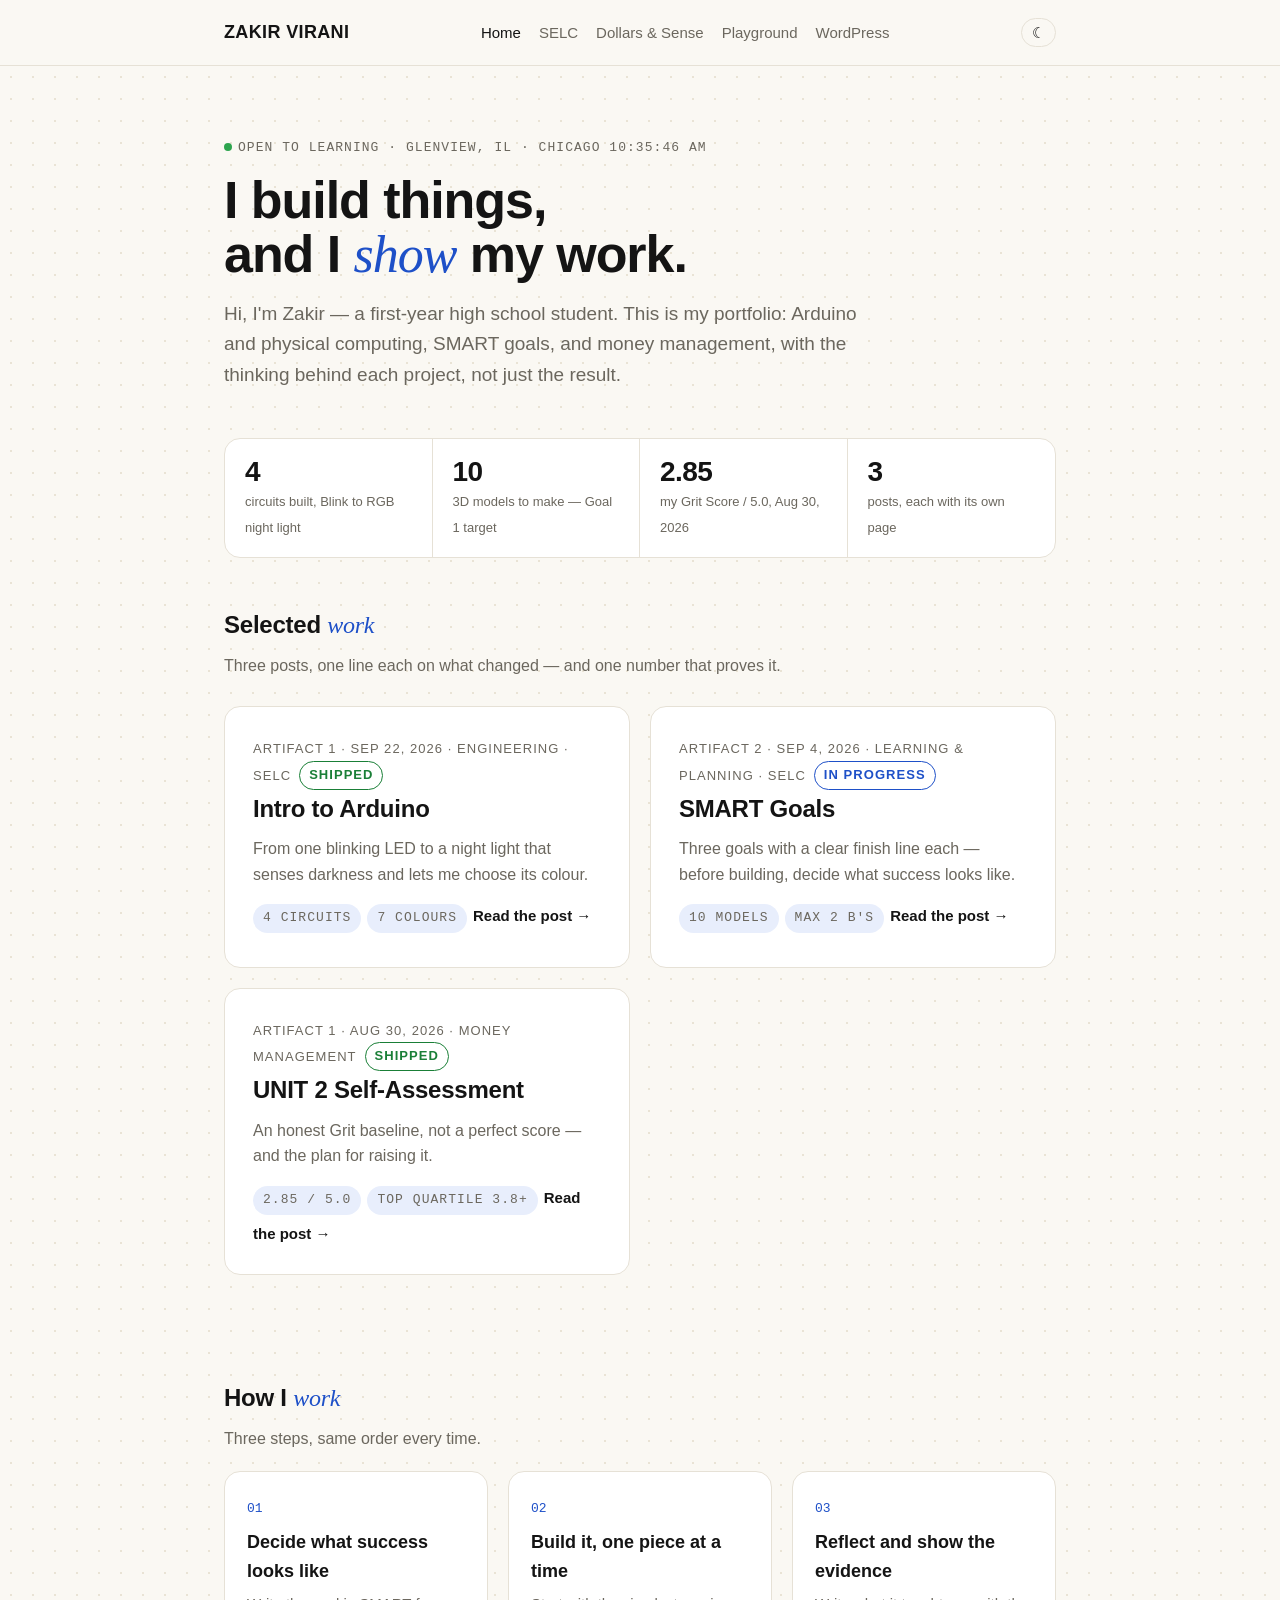
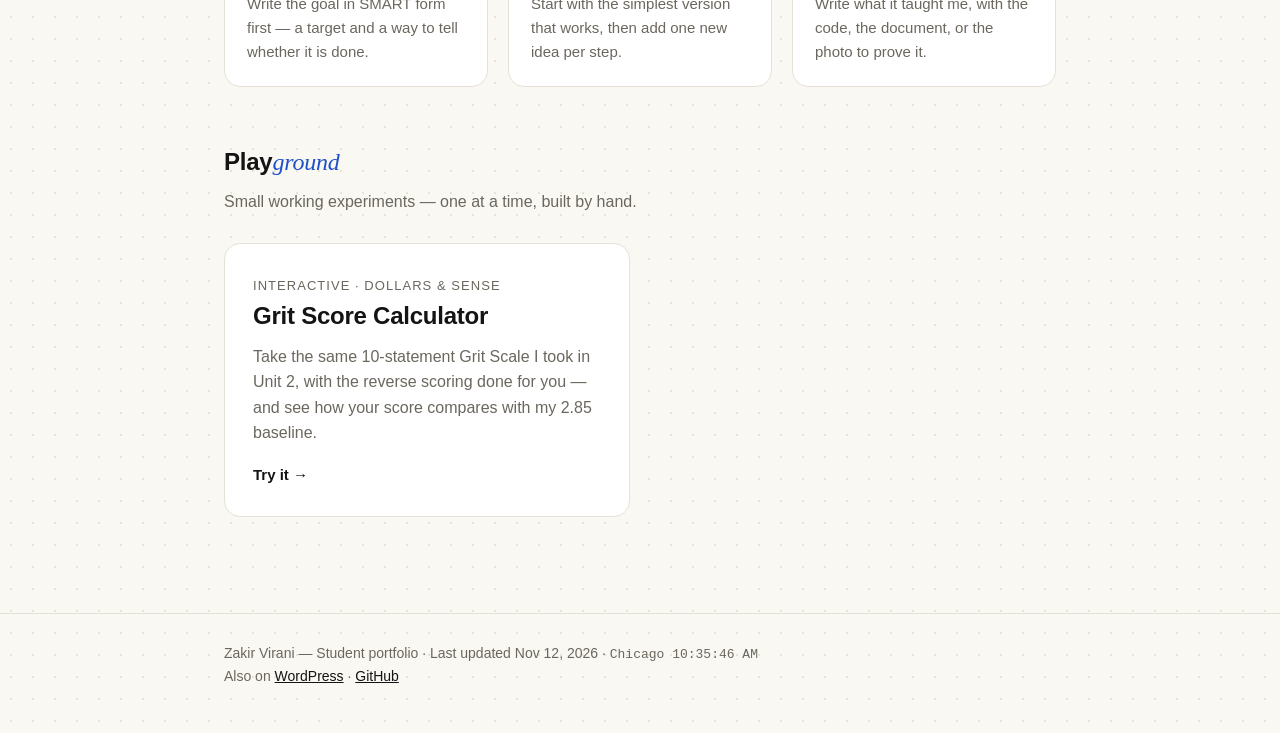
<file: index.html>
<!doctype html><html lang="en"><head><meta charset="utf-8"><meta name="viewport" content="width=device-width,initial-scale=1"><title>Zakir Virani — Portfolio</title><link rel="stylesheet" href="styles.css"><script>try{var t=localStorage.getItem('zv-theme');if(t)document.documentElement.setAttribute('data-theme',t);else if(matchMedia('(prefers-color-scheme: dark)').matches)document.documentElement.setAttribute('data-theme','dark');}catch(e){}</script><script src="script.js" defer></script></head>
<body><header><div class="wrap"><nav><a class="logo" href="index.html">ZAKIR VIRANI</a><ul><li><a class="active" href="index.html">Home</a></li><li><a href="selc.html">SELC</a></li><li><a href="dollars-sense.html">Dollars &amp; Sense</a></li><li><a href="grit-calculator.html">Playground</a></li><li><a href="https://zakirvirani.wordpress.com/">WordPress</a></li></ul><button id="theme-toggle" class="theme-toggle" type="button" aria-label="Switch between light and dark theme">☾</button></nav></div></header>
<main class="wrap">
<section class="hero">
<p class="meta"><span class="dot-live"></span>Open to learning · Glenview, IL · <span data-clock>Chicago</span></p>
<h1>I build things,<br>and I <em>show</em> my work.</h1>
<p>Hi, I'm Zakir — a first-year high school student. This is my portfolio: Arduino and physical computing, SMART goals, and money management, with the thinking behind each project, not just the result.</p>
</section>
<div class="stats">
<div class="stat"><b>4</b><span>circuits built, Blink to RGB night light</span></div>
<div class="stat"><b>10</b><span>3D models to make — Goal 1 target</span></div>
<div class="stat"><b>2.85</b><span>my Grit Score / 5.0, Aug 30, 2026</span></div>
<div class="stat"><b>3</b><span>posts, each with its own page</span></div>
</div>
<section class="section">
<h2>Selected <em>work</em></h2>
<p>Three posts, one line each on what changed — and one number that proves it.</p>
<div class="cards" style="padding-top:8px">
<a class="card" href="arduino.html"><span>Artifact 1 · Sep 22, 2026 · Engineering · SELC</span><span class="pill shipped">Shipped</span><h2>Intro to Arduino</h2><p>From one blinking LED to a night light that senses darkness and lets me choose its colour.</p><span class="metric">4 circuits</span><span class="metric">7 colours</span><b>Read the post →</b></a>
<a class="card" href="smart-goals.html"><span>Artifact 2 · Sep 4, 2026 · Learning &amp; planning · SELC</span><span class="pill progress">In progress</span><h2>SMART Goals</h2><p>Three goals with a clear finish line each — before building, decide what success looks like.</p><span class="metric">10 models</span><span class="metric">max 2 B's</span><b>Read the post →</b></a>
<a class="card" href="self-assessment.html"><span>Artifact 1 · Aug 30, 2026 · Money management</span><span class="pill shipped">Shipped</span><h2>UNIT 2 Self-Assessment</h2><p>An honest Grit baseline, not a perfect score — and the plan for raising it.</p><span class="metric">2.85 / 5.0</span><span class="metric">top quartile 3.8+</span><b>Read the post →</b></a>
</div>
</section>
<section class="section">
<h2>How I <em>work</em></h2>
<p>Three steps, same order every time.</p>
<div class="steps">
<div class="step"><span class="num">01</span><h3>Decide what success looks like</h3><p>Write the goal in SMART form first — a target and a way to tell whether it is done.</p></div>
<div class="step"><span class="num">02</span><h3>Build it, one piece at a time</h3><p>Start with the simplest version that works, then add one new idea per step.</p></div>
<div class="step"><span class="num">03</span><h3>Reflect and show the evidence</h3><p>Write what it taught me, with the code, the document, or the photo to prove it.</p></div>
</div>
</section>
<section class="section">
<h2>Play<em>ground</em></h2>
<p>Small working experiments — one at a time, built by hand.</p>
<div class="cards one" style="padding-top:8px">
<a class="card" href="grit-calculator.html"><span>Interactive · Dollars &amp; Sense</span><h2>Grit Score Calculator</h2><p>Take the same 10-statement Grit Scale I took in Unit 2, with the reverse scoring done for you — and see how your score compares with my 2.85 baseline.</p><b>Try it →</b></a>
</div>
</section>
</main>
<footer><div class="wrap">Zakir Virani — Student portfolio · Last updated Nov 12, 2026 · <span class="clock" data-clock>Chicago</span><br>Also on <a href="https://zakirvirani.wordpress.com/">WordPress</a> · <a href="https://github.com/ZakVir">GitHub</a></div></footer></body></html>
</file>
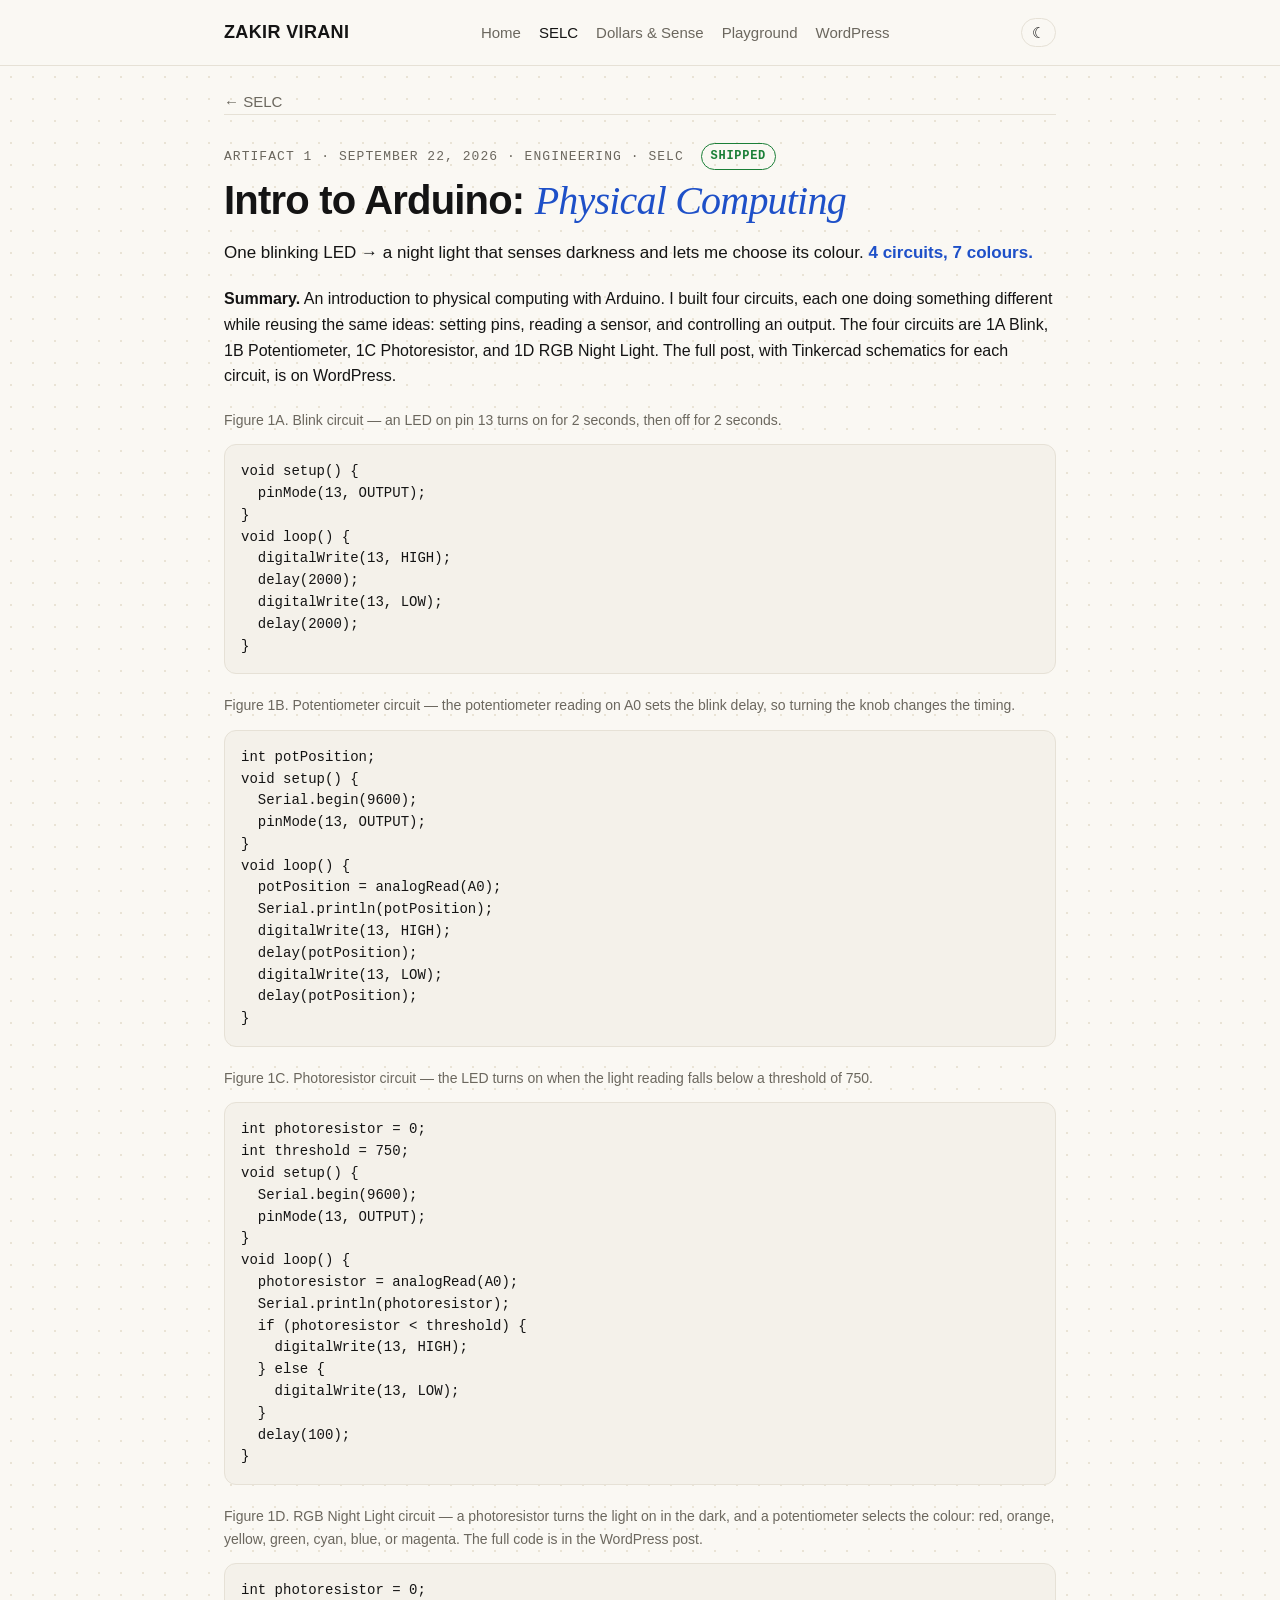
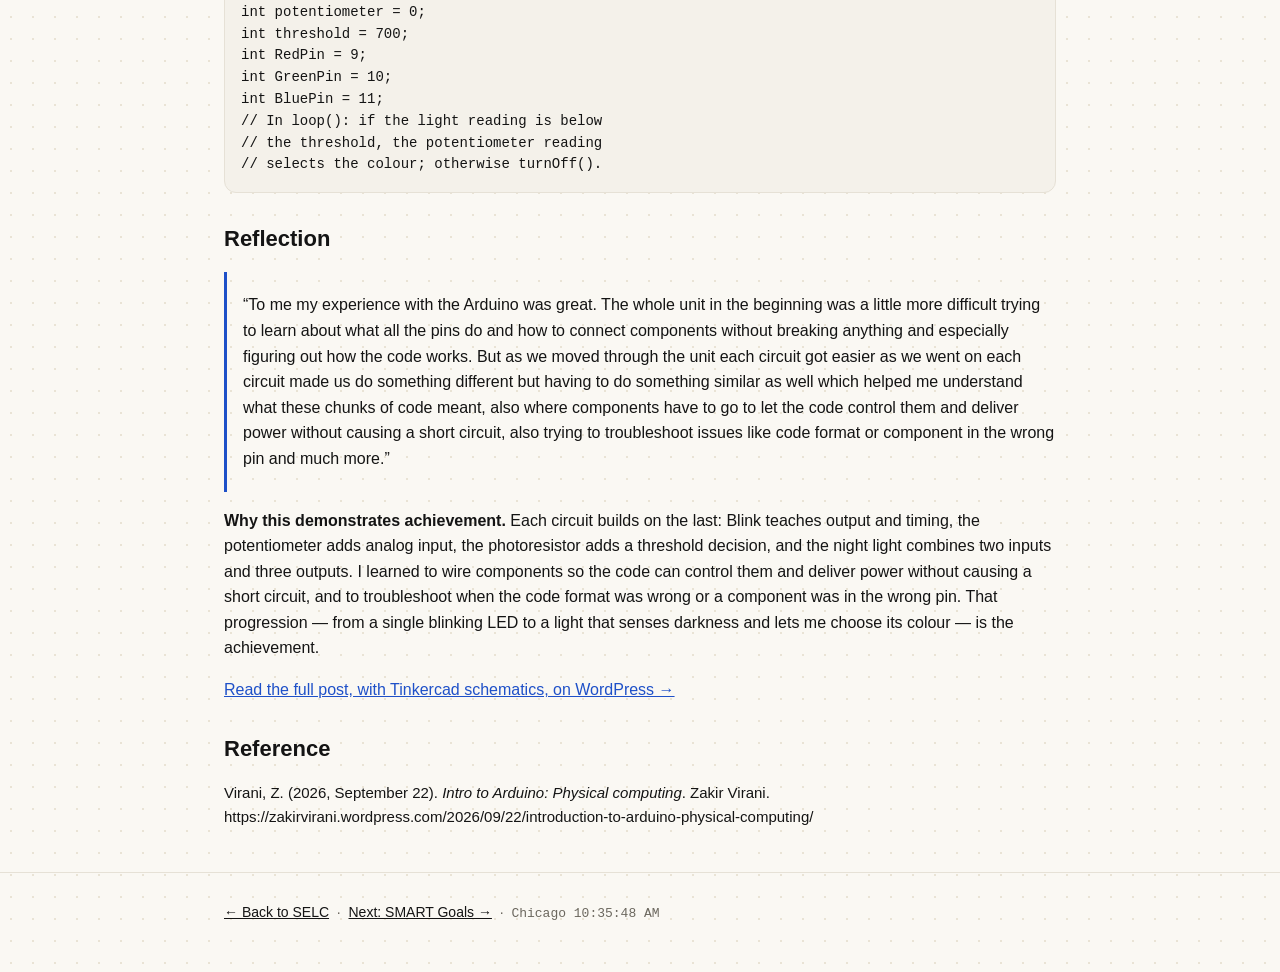
<file: arduino.html>
<!doctype html><html lang="en"><head><meta charset="utf-8"><meta name="viewport" content="width=device-width,initial-scale=1"><title>Intro to Arduino — SELC — Zakir Virani</title><link rel="stylesheet" href="styles.css"><script>try{var t=localStorage.getItem('zv-theme');if(t)document.documentElement.setAttribute('data-theme',t);else if(matchMedia('(prefers-color-scheme: dark)').matches)document.documentElement.setAttribute('data-theme','dark');}catch(e){}</script><script src="script.js" defer></script></head>
<body><header><div class="wrap"><nav><a class="logo" href="index.html">ZAKIR VIRANI</a><ul><li><a href="index.html">Home</a></li><li><a class="active" href="selc.html">SELC</a></li><li><a href="dollars-sense.html">Dollars &amp; Sense</a></li><li><a href="grit-calculator.html">Playground</a></li><li><a href="https://zakirvirani.wordpress.com/">WordPress</a></li></ul><button id="theme-toggle" class="theme-toggle" type="button" aria-label="Switch between light and dark theme">☾</button></nav></div></header>
<main class="wrap">
<p class="crumb"><a href="selc.html">&larr; SELC</a></p>
<article class="post artifact">
<p class="label">Artifact 1 &middot; September 22, 2026 &middot; Engineering &middot; SELC <span class="pill shipped">Shipped</span></p>
<h1>Intro to Arduino: <em>Physical Computing</em></h1>
<p class="outcome">One blinking LED &rarr; a night light that senses darkness and lets me choose its colour. <strong>4 circuits, 7 colours.</strong></p>
<p><strong>Summary.</strong> An introduction to physical computing with Arduino. I built four circuits, each one doing something different while reusing the same ideas: setting pins, reading a sensor, and controlling an output. The four circuits are 1A Blink, 1B Potentiometer, 1C Photoresistor, and 1D RGB Night Light. The full post, with Tinkercad schematics for each circuit, is on WordPress.</p>
<figure><figcaption>Figure 1A. Blink circuit — an LED on pin 13 turns on for 2 seconds, then off for 2 seconds.</figcaption><pre><code>void setup() {
  pinMode(13, OUTPUT);
}
void loop() {
  digitalWrite(13, HIGH);
  delay(2000);
  digitalWrite(13, LOW);
  delay(2000);
}</code></pre></figure>
<figure><figcaption>Figure 1B. Potentiometer circuit — the potentiometer reading on A0 sets the blink delay, so turning the knob changes the timing.</figcaption><pre><code>int potPosition;
void setup() {
  Serial.begin(9600);
  pinMode(13, OUTPUT);
}
void loop() {
  potPosition = analogRead(A0);
  Serial.println(potPosition);
  digitalWrite(13, HIGH);
  delay(potPosition);
  digitalWrite(13, LOW);
  delay(potPosition);
}</code></pre></figure>
<figure><figcaption>Figure 1C. Photoresistor circuit — the LED turns on when the light reading falls below a threshold of 750.</figcaption><pre><code>int photoresistor = 0;
int threshold = 750;
void setup() {
  Serial.begin(9600);
  pinMode(13, OUTPUT);
}
void loop() {
  photoresistor = analogRead(A0);
  Serial.println(photoresistor);
  if (photoresistor &lt; threshold) {
    digitalWrite(13, HIGH);
  } else {
    digitalWrite(13, LOW);
  }
  delay(100);
}</code></pre></figure>
<figure><figcaption>Figure 1D. RGB Night Light circuit — a photoresistor turns the light on in the dark, and a potentiometer selects the colour: red, orange, yellow, green, cyan, blue, or magenta. The full code is in the WordPress post.</figcaption><pre><code>int photoresistor = 0;
int potentiometer = 0;
int threshold = 700;
int RedPin = 9;
int GreenPin = 10;
int BluePin = 11;
// In loop(): if the light reading is below
// the threshold, the potentiometer reading
// selects the colour; otherwise turnOff().</code></pre></figure>
<h2>Reflection</h2>
<blockquote><p>&ldquo;To me my experience with the Arduino was great. The whole unit in the beginning was a little more difficult trying to learn about what all the pins do and how to connect components without breaking anything and especially figuring out how the code works. But as we moved through the unit each circuit got easier as we went on each circuit made us do something different but having to do something similar as well which helped me understand what these chunks of code meant, also where components have to go to let the code control them and deliver power without causing a short circuit, also trying to troubleshoot issues like code format or component in the wrong pin and much more.&rdquo;</p></blockquote>
<p><strong>Why this demonstrates achievement.</strong> Each circuit builds on the last: Blink teaches output and timing, the potentiometer adds analog input, the photoresistor adds a threshold decision, and the night light combines two inputs and three outputs. I learned to wire components so the code can control them and deliver power without causing a short circuit, and to troubleshoot when the code format was wrong or a component was in the wrong pin. That progression — from a single blinking LED to a light that senses darkness and lets me choose its colour — is the achievement.</p>
<p><a href="https://zakirvirani.wordpress.com/2026/09/22/introduction-to-arduino-physical-computing/">Read the full post, with Tinkercad schematics, on WordPress &rarr;</a></p>
<h2>Reference</h2>
<p class="ref">Virani, Z. (2026, September 22). <em>Intro to Arduino: Physical computing</em>. Zakir Virani. https://zakirvirani.wordpress.com/2026/09/22/introduction-to-arduino-physical-computing/</p>
</article>
</main>
<footer><div class="wrap"><a href="selc.html">&larr; Back to SELC</a> &nbsp;&middot;&nbsp; <a href="smart-goals.html">Next: SMART Goals &rarr;</a> &nbsp;&middot;&nbsp; <span class="clock" data-clock>Chicago</span></div></footer></body></html>
</file>
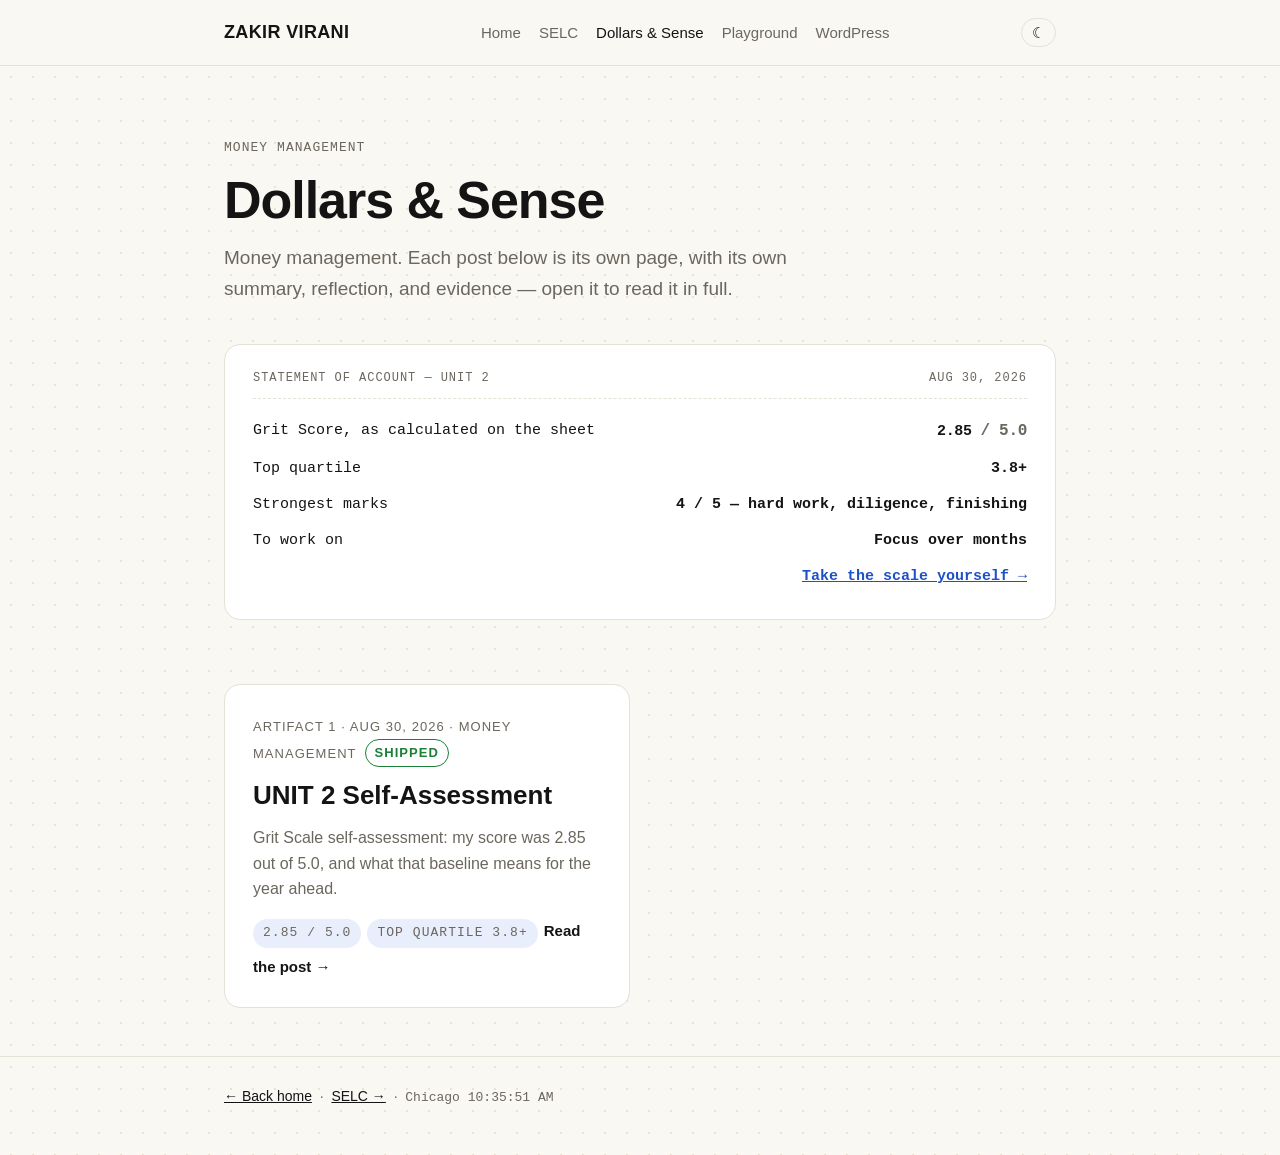
<file: dollars-sense.html>
<!doctype html><html lang="en"><head><meta charset="utf-8"><meta name="viewport" content="width=device-width,initial-scale=1"><title>Dollars &amp; Sense — Zakir Virani</title><link rel="stylesheet" href="styles.css"><script>try{var t=localStorage.getItem('zv-theme');if(t)document.documentElement.setAttribute('data-theme',t);else if(matchMedia('(prefers-color-scheme: dark)').matches)document.documentElement.setAttribute('data-theme','dark');}catch(e){}</script><script src="script.js" defer></script></head>
<body><header><div class="wrap"><nav><a class="logo" href="index.html">ZAKIR VIRANI</a><ul><li><a href="index.html">Home</a></li><li><a href="selc.html">SELC</a></li><li><a class="active" href="dollars-sense.html">Dollars &amp; Sense</a></li><li><a href="grit-calculator.html">Playground</a></li><li><a href="https://zakirvirani.wordpress.com/">WordPress</a></li></ul><button id="theme-toggle" class="theme-toggle" type="button" aria-label="Switch between light and dark theme">☾</button></nav></div></header>
<main class="wrap">
<section class="hero"><p class="meta">Money management</p><h1>Dollars &amp; Sense</h1><p>Money management. Each post below is its own page, with its own summary, reflection, and evidence — open it to read it in full.</p></section>
<div class="statement">
<div class="s-head"><span>Statement of account — Unit 2</span><span>Aug 30, 2026</span></div>
<div class="s-row"><span>Grit Score, as calculated on the sheet</span><b class="s-big">2.85 <small>/ 5.0</small></b></div>
<div class="s-row"><span>Top quartile</span><b>3.8+</b></div>
<div class="s-row"><span>Strongest marks</span><b>4 / 5 — hard work, diligence, finishing</b></div>
<div class="s-row"><span>To work on</span><b>Focus over months</b></div>
<div class="s-row"><span>&nbsp;</span><b><a href="grit-calculator.html">Take the scale yourself &rarr;</a></b></div>
</div>
<section class="cards">
<a class="card" href="self-assessment.html"><span>Artifact 1 &middot; Aug 30, 2026 &middot; Money management</span><span class="pill shipped">Shipped</span><h2>UNIT 2 Self-Assessment</h2><p>Grit Scale self-assessment: my score was 2.85 out of 5.0, and what that baseline means for the year ahead.</p><span class="metric">2.85 / 5.0</span><span class="metric">top quartile 3.8+</span><b>Read the post &rarr;</b></a>
</section>
</main>
<footer><div class="wrap"><a href="index.html">&larr; Back home</a> &nbsp;&middot;&nbsp; <a href="selc.html">SELC &rarr;</a> &nbsp;&middot;&nbsp; <span class="clock" data-clock>Chicago</span></div></footer></body></html>
</file>
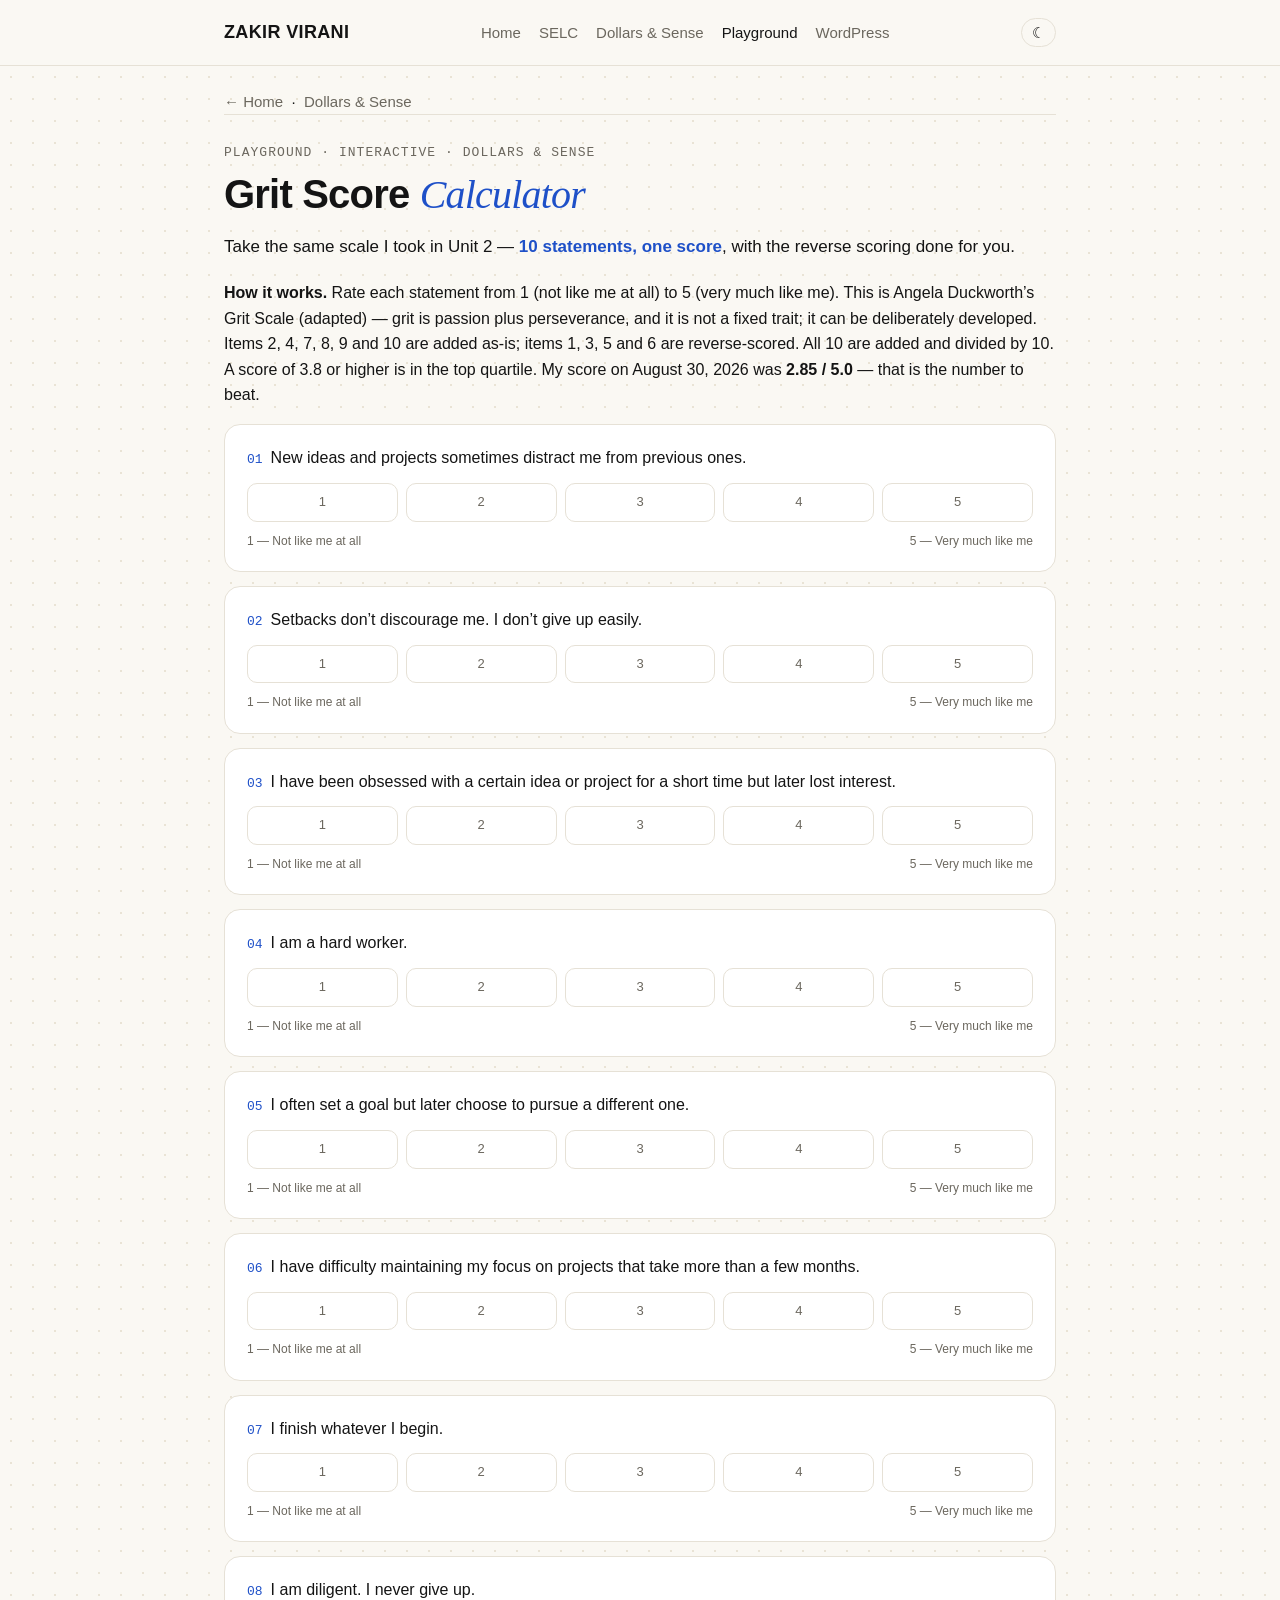
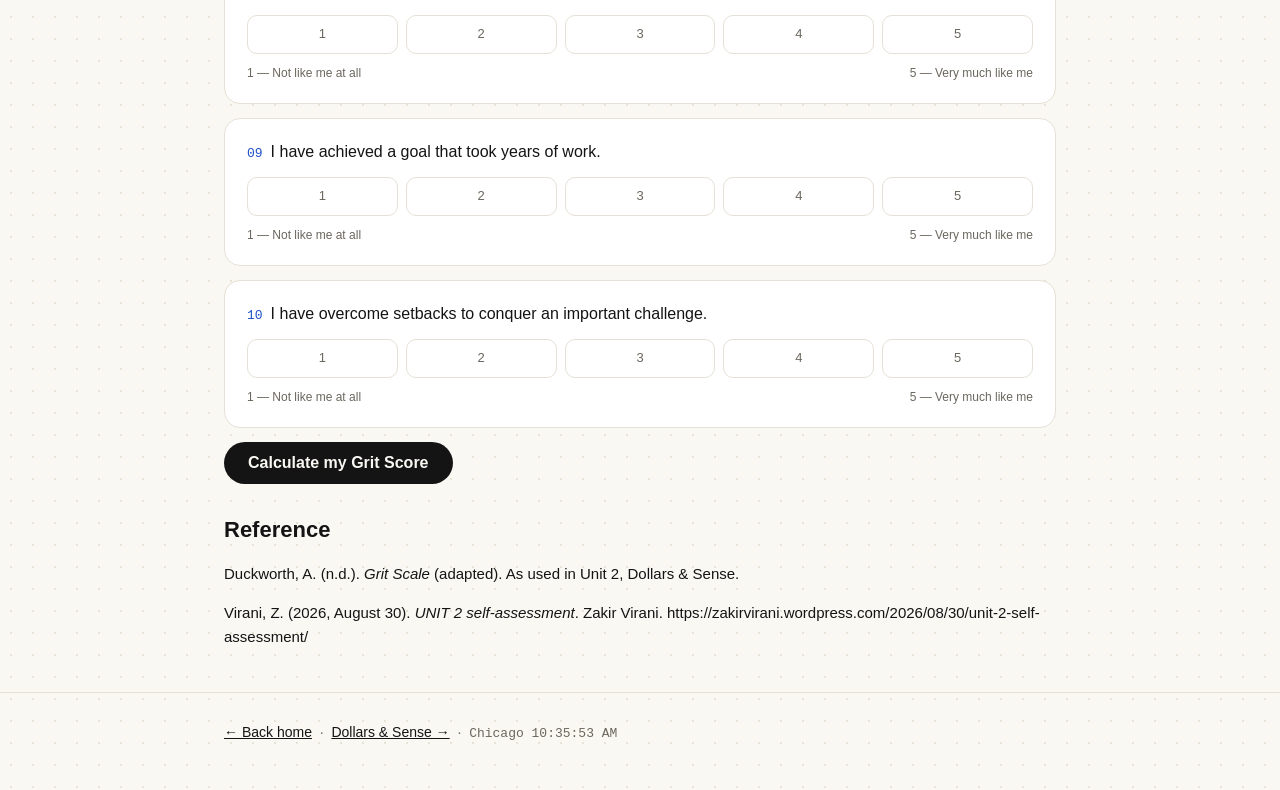
<file: grit-calculator.html>
<!doctype html><html lang="en"><head><meta charset="utf-8"><meta name="viewport" content="width=device-width,initial-scale=1"><title>Grit Score Calculator — Playground — Zakir Virani</title><link rel="stylesheet" href="styles.css"><script>try{var t=localStorage.getItem('zv-theme');if(t)document.documentElement.setAttribute('data-theme',t);else if(matchMedia('(prefers-color-scheme: dark)').matches)document.documentElement.setAttribute('data-theme','dark');}catch(e){}</script><script src="script.js" defer></script></head>
<body><header><div class="wrap"><nav><a class="logo" href="index.html">ZAKIR VIRANI</a><ul><li><a href="index.html">Home</a></li><li><a href="selc.html">SELC</a></li><li><a href="dollars-sense.html">Dollars &amp; Sense</a></li><li><a class="active" href="grit-calculator.html">Playground</a></li><li><a href="https://zakirvirani.wordpress.com/">WordPress</a></li></ul><button id="theme-toggle" class="theme-toggle" type="button" aria-label="Switch between light and dark theme">☾</button></nav></div></header>
<main class="wrap">
<p class="crumb"><a href="index.html">&larr; Home</a> &nbsp;&middot;&nbsp; <a href="dollars-sense.html">Dollars &amp; Sense</a></p>
<article class="post artifact">
<p class="label">Playground &middot; Interactive &middot; Dollars &amp; Sense</p>
<h1>Grit Score <em>Calculator</em></h1>
<p class="outcome">Take the same scale I took in Unit 2 — <strong>10 statements, one score</strong>, with the reverse scoring done for you.</p>
<p><strong>How it works.</strong> Rate each statement from 1 (not like me at all) to 5 (very much like me). This is Angela Duckworth&rsquo;s Grit Scale (adapted) — grit is passion plus perseverance, and it is not a fixed trait; it can be deliberately developed. Items 2, 4, 7, 8, 9 and 10 are added as-is; items 1, 3, 5 and 6 are reverse-scored. All 10 are added and divided by 10. A score of 3.8 or higher is in the top quartile. My score on August 30, 2026 was <strong>2.85 / 5.0</strong> — that is the number to beat.</p>
<form id="grit-form">
<div class="grit-q"><p><span class="qnum">01</span>New ideas and projects sometimes distract me from previous ones.</p><div class="grit-scale"><label><input type="radio" name="q1" value="1">1</label><label><input type="radio" name="q1" value="2">2</label><label><input type="radio" name="q1" value="3">3</label><label><input type="radio" name="q1" value="4">4</label><label><input type="radio" name="q1" value="5">5</label><span class="ends"><span>1 — Not like me at all</span><span>5 — Very much like me</span></span></div></div>
<div class="grit-q"><p><span class="qnum">02</span>Setbacks don&rsquo;t discourage me. I don&rsquo;t give up easily.</p><div class="grit-scale"><label><input type="radio" name="q2" value="1">1</label><label><input type="radio" name="q2" value="2">2</label><label><input type="radio" name="q2" value="3">3</label><label><input type="radio" name="q2" value="4">4</label><label><input type="radio" name="q2" value="5">5</label><span class="ends"><span>1 — Not like me at all</span><span>5 — Very much like me</span></span></div></div>
<div class="grit-q"><p><span class="qnum">03</span>I have been obsessed with a certain idea or project for a short time but later lost interest.</p><div class="grit-scale"><label><input type="radio" name="q3" value="1">1</label><label><input type="radio" name="q3" value="2">2</label><label><input type="radio" name="q3" value="3">3</label><label><input type="radio" name="q3" value="4">4</label><label><input type="radio" name="q3" value="5">5</label><span class="ends"><span>1 — Not like me at all</span><span>5 — Very much like me</span></span></div></div>
<div class="grit-q"><p><span class="qnum">04</span>I am a hard worker.</p><div class="grit-scale"><label><input type="radio" name="q4" value="1">1</label><label><input type="radio" name="q4" value="2">2</label><label><input type="radio" name="q4" value="3">3</label><label><input type="radio" name="q4" value="4">4</label><label><input type="radio" name="q4" value="5">5</label><span class="ends"><span>1 — Not like me at all</span><span>5 — Very much like me</span></span></div></div>
<div class="grit-q"><p><span class="qnum">05</span>I often set a goal but later choose to pursue a different one.</p><div class="grit-scale"><label><input type="radio" name="q5" value="1">1</label><label><input type="radio" name="q5" value="2">2</label><label><input type="radio" name="q5" value="3">3</label><label><input type="radio" name="q5" value="4">4</label><label><input type="radio" name="q5" value="5">5</label><span class="ends"><span>1 — Not like me at all</span><span>5 — Very much like me</span></span></div></div>
<div class="grit-q"><p><span class="qnum">06</span>I have difficulty maintaining my focus on projects that take more than a few months.</p><div class="grit-scale"><label><input type="radio" name="q6" value="1">1</label><label><input type="radio" name="q6" value="2">2</label><label><input type="radio" name="q6" value="3">3</label><label><input type="radio" name="q6" value="4">4</label><label><input type="radio" name="q6" value="5">5</label><span class="ends"><span>1 — Not like me at all</span><span>5 — Very much like me</span></span></div></div>
<div class="grit-q"><p><span class="qnum">07</span>I finish whatever I begin.</p><div class="grit-scale"><label><input type="radio" name="q7" value="1">1</label><label><input type="radio" name="q7" value="2">2</label><label><input type="radio" name="q7" value="3">3</label><label><input type="radio" name="q7" value="4">4</label><label><input type="radio" name="q7" value="5">5</label><span class="ends"><span>1 — Not like me at all</span><span>5 — Very much like me</span></span></div></div>
<div class="grit-q"><p><span class="qnum">08</span>I am diligent. I never give up.</p><div class="grit-scale"><label><input type="radio" name="q8" value="1">1</label><label><input type="radio" name="q8" value="2">2</label><label><input type="radio" name="q8" value="3">3</label><label><input type="radio" name="q8" value="4">4</label><label><input type="radio" name="q8" value="5">5</label><span class="ends"><span>1 — Not like me at all</span><span>5 — Very much like me</span></span></div></div>
<div class="grit-q"><p><span class="qnum">09</span>I have achieved a goal that took years of work.</p><div class="grit-scale"><label><input type="radio" name="q9" value="1">1</label><label><input type="radio" name="q9" value="2">2</label><label><input type="radio" name="q9" value="3">3</label><label><input type="radio" name="q9" value="4">4</label><label><input type="radio" name="q9" value="5">5</label><span class="ends"><span>1 — Not like me at all</span><span>5 — Very much like me</span></span></div></div>
<div class="grit-q"><p><span class="qnum">10</span>I have overcome setbacks to conquer an important challenge.</p><div class="grit-scale"><label><input type="radio" name="q10" value="1">1</label><label><input type="radio" name="q10" value="2">2</label><label><input type="radio" name="q10" value="3">3</label><label><input type="radio" name="q10" value="4">4</label><label><input type="radio" name="q10" value="5">5</label><span class="ends"><span>1 — Not like me at all</span><span>5 — Very much like me</span></span></div></div>
<button class="btn" type="submit">Calculate my Grit Score</button>
</form>
<div class="grit-result" id="grit-result">
<p class="label">Your Grit Score</p>
<p class="big" id="grit-score">—</p>
<p><strong id="grit-band"></strong></p>
<div class="grit-bar"><i id="grit-bar-fill"></i></div>
<p id="grit-note"></p>
<p>Nothing is sent anywhere — your answers stay on this page. The scale and scoring are from my Unit 2 sheet: <a href="self-assessment.html">read my self-assessment &rarr;</a></p>
</div>
<h2>Reference</h2>
<p class="ref">Duckworth, A. (n.d.). <em>Grit Scale</em> (adapted). As used in Unit 2, Dollars &amp; Sense.</p>
<p class="ref">Virani, Z. (2026, August 30). <em>UNIT 2 self-assessment</em>. Zakir Virani. https://zakirvirani.wordpress.com/2026/08/30/unit-2-self-assessment/</p>
</article>
</main>
<footer><div class="wrap"><a href="index.html">&larr; Back home</a> &nbsp;&middot;&nbsp; <a href="dollars-sense.html">Dollars &amp; Sense &rarr;</a> &nbsp;&middot;&nbsp; <span class="clock" data-clock>Chicago</span></div></footer></body></html>
</file>
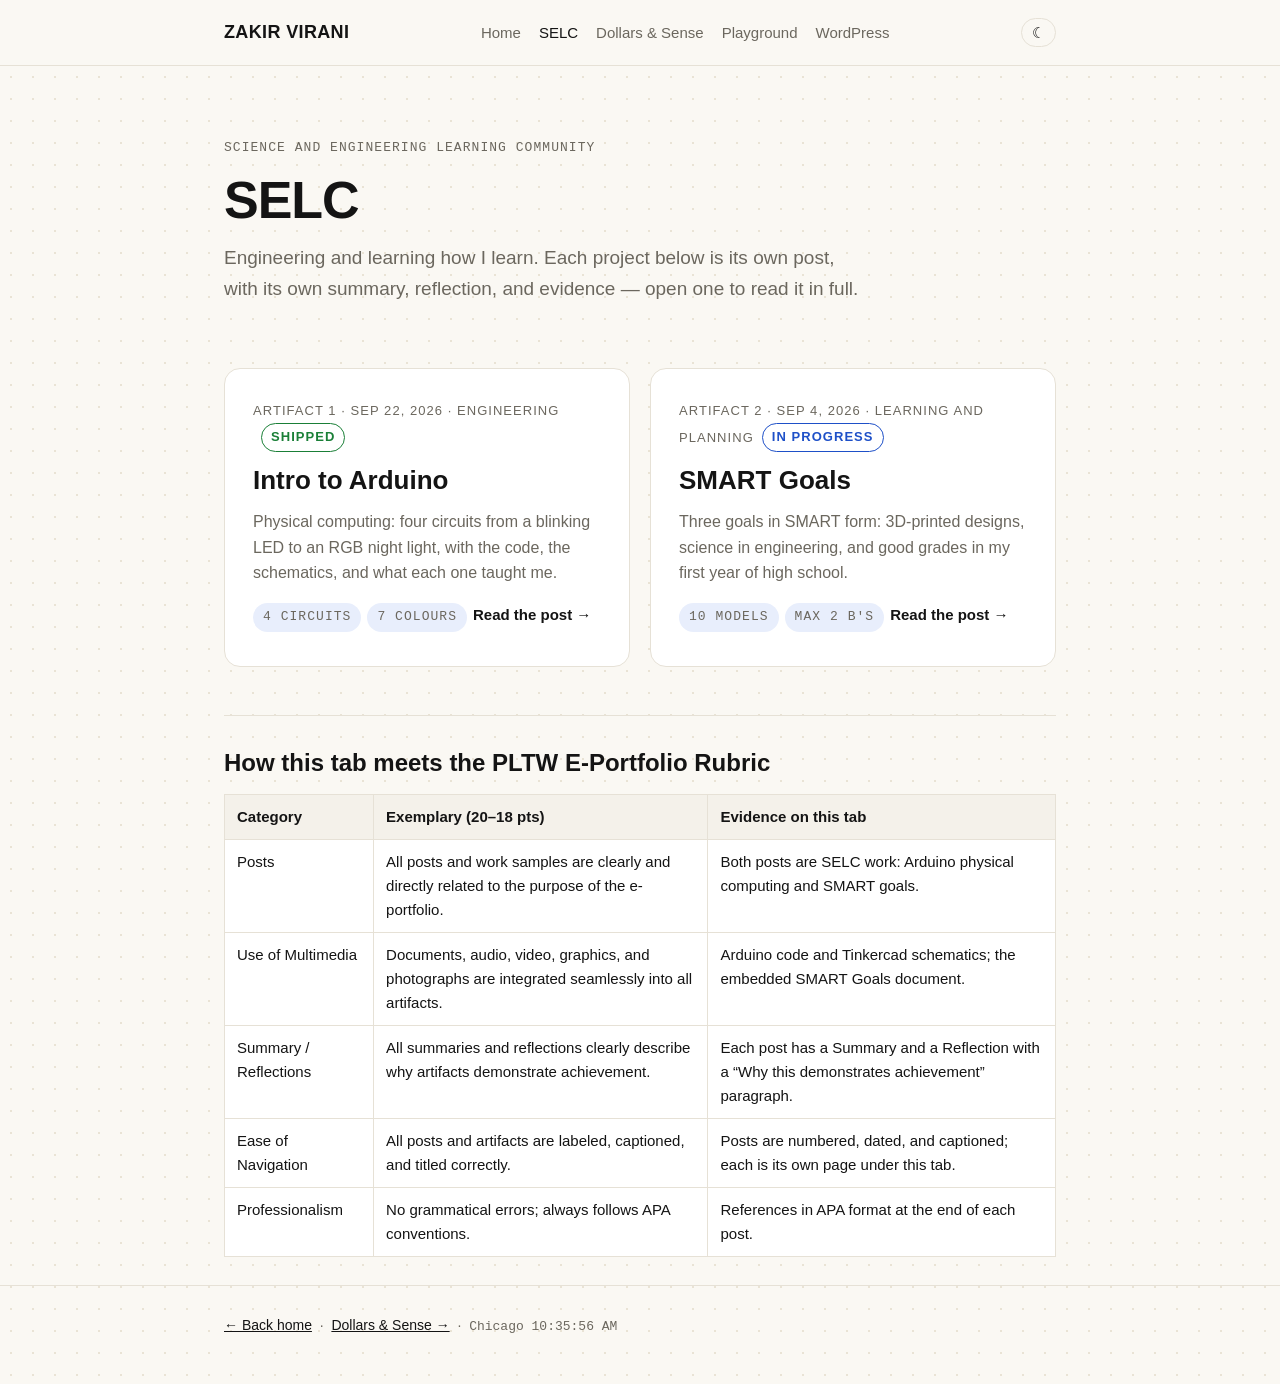
<file: selc.html>
<!doctype html><html lang="en"><head><meta charset="utf-8"><meta name="viewport" content="width=device-width,initial-scale=1"><title>SELC — Zakir Virani</title><link rel="stylesheet" href="styles.css"><script>try{var t=localStorage.getItem('zv-theme');if(t)document.documentElement.setAttribute('data-theme',t);else if(matchMedia('(prefers-color-scheme: dark)').matches)document.documentElement.setAttribute('data-theme','dark');}catch(e){}</script><script src="script.js" defer></script></head>
<body><header><div class="wrap"><nav><a class="logo" href="index.html">ZAKIR VIRANI</a><ul><li><a href="index.html">Home</a></li><li><a class="active" href="selc.html">SELC</a></li><li><a href="dollars-sense.html">Dollars &amp; Sense</a></li><li><a href="grit-calculator.html">Playground</a></li><li><a href="https://zakirvirani.wordpress.com/">WordPress</a></li></ul><button id="theme-toggle" class="theme-toggle" type="button" aria-label="Switch between light and dark theme">☾</button></nav></div></header>
<main class="wrap">
<section class="hero"><p class="meta">Science and Engineering Learning Community</p><h1>SELC</h1><p>Engineering and learning how I learn. Each project below is its own post, with its own summary, reflection, and evidence — open one to read it in full.</p></section>
<section class="cards">
<a class="card" href="arduino.html"><span>Artifact 1 &middot; Sep 22, 2026 &middot; Engineering</span><span class="pill shipped">Shipped</span><h2>Intro to Arduino</h2><p>Physical computing: four circuits from a blinking LED to an RGB night light, with the code, the schematics, and what each one taught me.</p><span class="metric">4 circuits</span><span class="metric">7 colours</span><b>Read the post &rarr;</b></a>
<a class="card" href="smart-goals.html"><span>Artifact 2 &middot; Sep 4, 2026 &middot; Learning and planning</span><span class="pill progress">In progress</span><h2>SMART Goals</h2><p>Three goals in SMART form: 3D-printed designs, science in engineering, and good grades in my first year of high school.</p><span class="metric">10 models</span><span class="metric">max 2 B's</span><b>Read the post &rarr;</b></a>
</section>
<section class="post">
<h2>How this tab meets the PLTW E-Portfolio Rubric</h2>
<table class="rubric"><thead><tr><th>Category</th><th>Exemplary (20&ndash;18 pts)</th><th>Evidence on this tab</th></tr></thead><tbody>
<tr><td>Posts</td><td>All posts and work samples are clearly and directly related to the purpose of the e-portfolio.</td><td>Both posts are SELC work: Arduino physical computing and SMART goals.</td></tr>
<tr><td>Use of Multimedia</td><td>Documents, audio, video, graphics, and photographs are integrated seamlessly into all artifacts.</td><td>Arduino code and Tinkercad schematics; the embedded SMART Goals document.</td></tr>
<tr><td>Summary / Reflections</td><td>All summaries and reflections clearly describe why artifacts demonstrate achievement.</td><td>Each post has a Summary and a Reflection with a &ldquo;Why this demonstrates achievement&rdquo; paragraph.</td></tr>
<tr><td>Ease of Navigation</td><td>All posts and artifacts are labeled, captioned, and titled correctly.</td><td>Posts are numbered, dated, and captioned; each is its own page under this tab.</td></tr>
<tr><td>Professionalism</td><td>No grammatical errors; always follows APA conventions.</td><td>References in APA format at the end of each post.</td></tr>
</tbody></table>
</section>
</main>
<footer><div class="wrap"><a href="index.html">&larr; Back home</a> &nbsp;&middot;&nbsp; <a href="dollars-sense.html">Dollars &amp; Sense &rarr;</a> &nbsp;&middot;&nbsp; <span class="clock" data-clock>Chicago</span></div></footer></body></html>
</file>
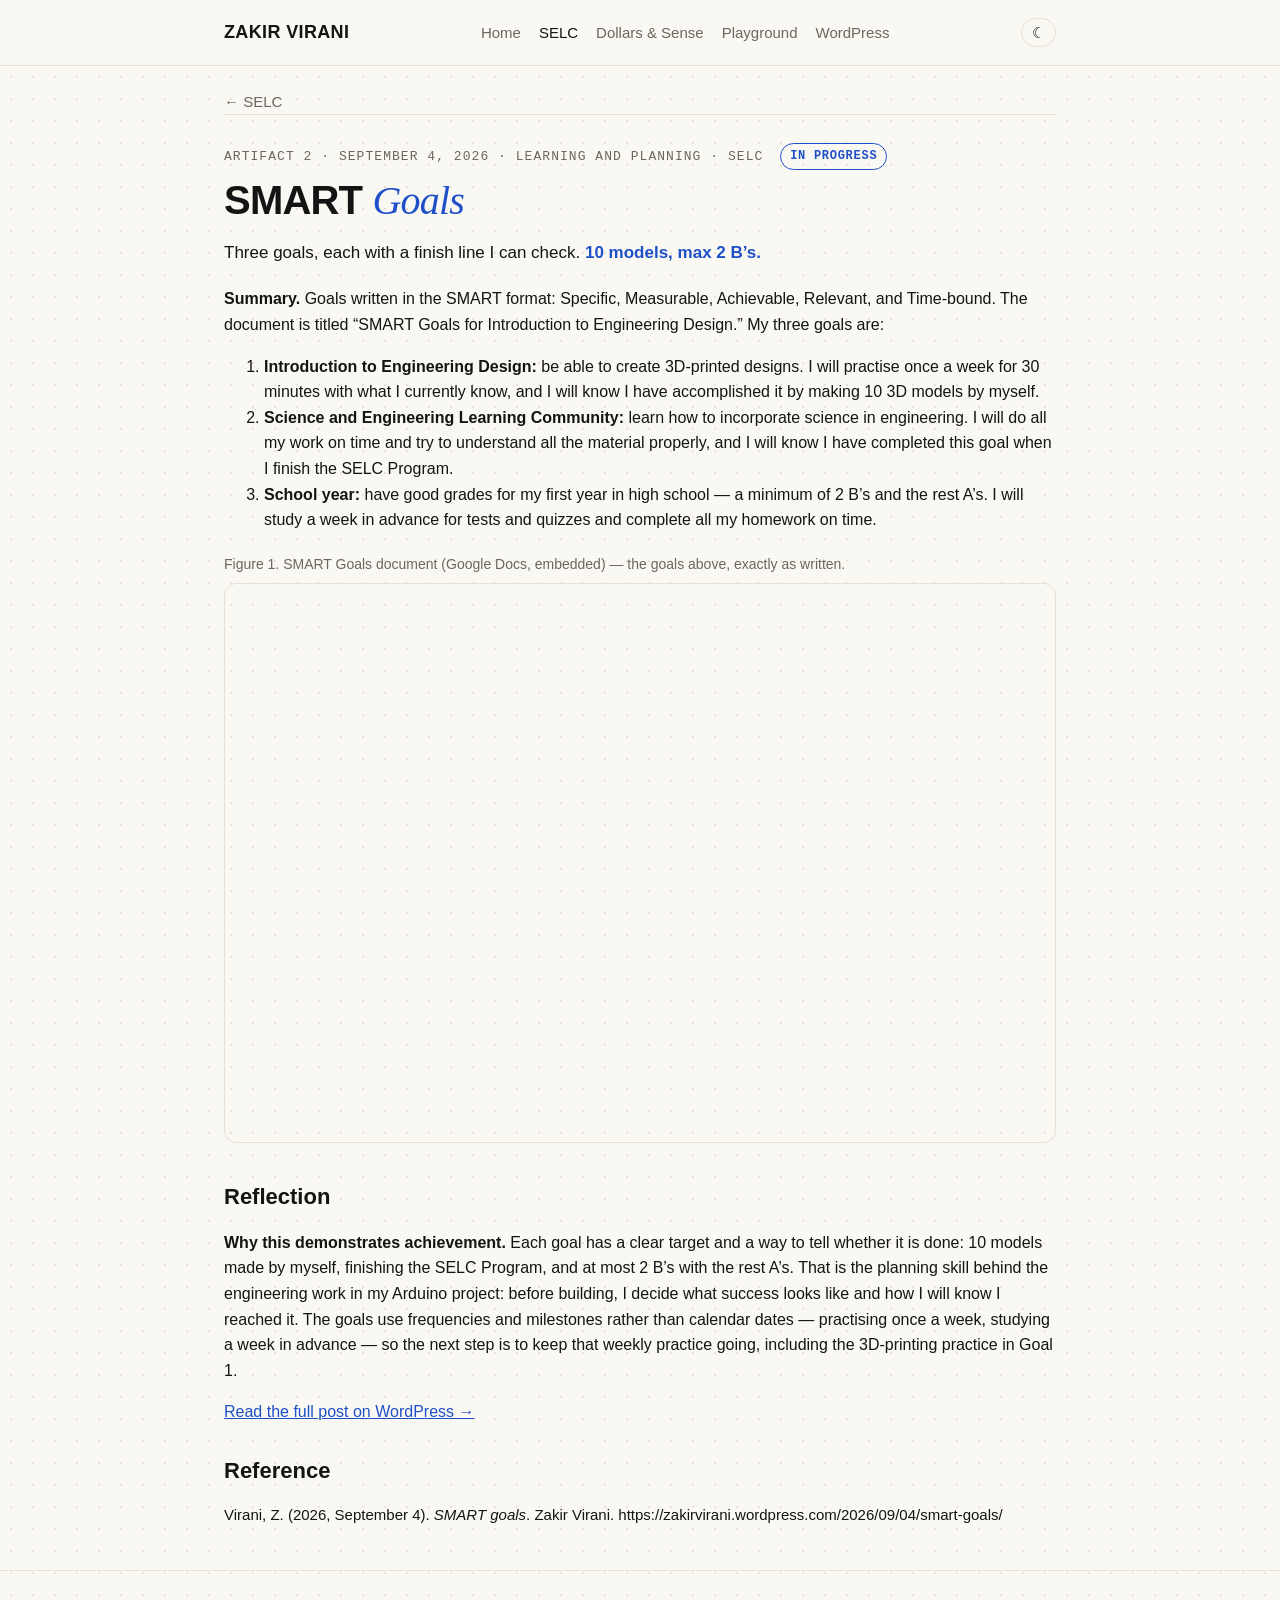
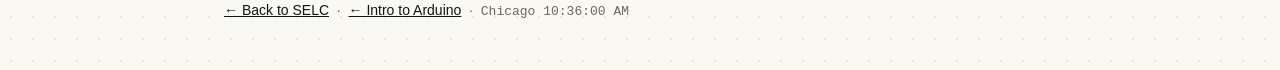
<file: smart-goals.html>
<!doctype html><html lang="en"><head><meta charset="utf-8"><meta name="viewport" content="width=device-width,initial-scale=1"><title>SMART Goals — SELC — Zakir Virani</title><link rel="stylesheet" href="styles.css"><script>try{var t=localStorage.getItem('zv-theme');if(t)document.documentElement.setAttribute('data-theme',t);else if(matchMedia('(prefers-color-scheme: dark)').matches)document.documentElement.setAttribute('data-theme','dark');}catch(e){}</script><script src="script.js" defer></script></head>
<body><header><div class="wrap"><nav><a class="logo" href="index.html">ZAKIR VIRANI</a><ul><li><a href="index.html">Home</a></li><li><a class="active" href="selc.html">SELC</a></li><li><a href="dollars-sense.html">Dollars &amp; Sense</a></li><li><a href="grit-calculator.html">Playground</a></li><li><a href="https://zakirvirani.wordpress.com/">WordPress</a></li></ul><button id="theme-toggle" class="theme-toggle" type="button" aria-label="Switch between light and dark theme">☾</button></nav></div></header>
<main class="wrap">
<p class="crumb"><a href="selc.html">&larr; SELC</a></p>
<article class="post artifact">
<p class="label">Artifact 2 &middot; September 4, 2026 &middot; Learning and planning &middot; SELC <span class="pill progress">In progress</span></p>
<h1>SMART <em>Goals</em></h1>
<p class="outcome">Three goals, each with a finish line I can check. <strong>10 models, max 2 B&rsquo;s.</strong></p>
<p><strong>Summary.</strong> Goals written in the SMART format: Specific, Measurable, Achievable, Relevant, and Time-bound. The document is titled &ldquo;SMART Goals for Introduction to Engineering Design.&rdquo; My three goals are:</p>
<ol>
<li><strong>Introduction to Engineering Design:</strong> be able to create 3D-printed designs. I will practise once a week for 30 minutes with what I currently know, and I will know I have accomplished it by making 10 3D models by myself.</li>
<li><strong>Science and Engineering Learning Community:</strong> learn how to incorporate science in engineering. I will do all my work on time and try to understand all the material properly, and I will know I have completed this goal when I finish the SELC Program.</li>
<li><strong>School year:</strong> have good grades for my first year in high school — a minimum of 2 B&rsquo;s and the rest A&rsquo;s. I will study a week in advance for tests and quizzes and complete all my homework on time.</li>
</ol>
<figure><figcaption>Figure 1. SMART Goals document (Google Docs, embedded) — the goals above, exactly as written.</figcaption><iframe src="https://docs.google.com/document/d/e/2PACX-1vTQ7EDYFwq2cs1MH8oj2IeiXxOldHY0XHj4veN_tEjfwNN1T7uMALcPhOl-nw5smvqbBxvFXeYefsBX/pub?embedded=true" title="SMART Goals document" loading="lazy"></iframe></figure>
<h2>Reflection</h2>
<p><strong>Why this demonstrates achievement.</strong> Each goal has a clear target and a way to tell whether it is done: 10 models made by myself, finishing the SELC Program, and at most 2 B&rsquo;s with the rest A&rsquo;s. That is the planning skill behind the engineering work in my Arduino project: before building, I decide what success looks like and how I will know I reached it. The goals use frequencies and milestones rather than calendar dates — practising once a week, studying a week in advance — so the next step is to keep that weekly practice going, including the 3D-printing practice in Goal 1.</p>
<p><a href="https://zakirvirani.wordpress.com/2026/09/04/smart-goals/">Read the full post on WordPress &rarr;</a></p>
<h2>Reference</h2>
<p class="ref">Virani, Z. (2026, September 4). <em>SMART goals</em>. Zakir Virani. https://zakirvirani.wordpress.com/2026/09/04/smart-goals/</p>
</article>
</main>
<footer><div class="wrap"><a href="selc.html">&larr; Back to SELC</a> &nbsp;&middot;&nbsp; <a href="arduino.html">&larr; Intro to Arduino</a> &nbsp;&middot;&nbsp; <span class="clock" data-clock>Chicago</span></div></footer></body></html>
</file>
<file: styles.css>
/* Zakir Virani — portfolio
   Design drawn from the Wall of Portfolios research (Nov 12, 2026):
   base layout Julia Rouxinol; structure Vijay Gupta; one accent, one
   statement hero; type system after M Pranav (sans + one italic serif
   + one mono); money motif after Shyam Kandu, kept light. */
:root{
  --ink:#141414; --muted:#6b675e; --line:#e6e1d6; --bg:#faf8f3;
  --card:#fff; --accent:#1e50c8; --accent-soft:#e8eefc; --accent-ink:#1e50c8;
  --dot:#e9e3d5; --code-bg:#f4f1ea;
}
[data-theme="dark"]{
  --ink:#f2efe8; --muted:#a8a29a; --line:#2e2c28; --bg:#141413;
  --card:#1c1b19; --accent:#7aa2ff; --accent-soft:#1d2b4d; --accent-ink:#9db8ff;
  --dot:#26241f; --code-bg:#22211e;
}
*{box-sizing:border-box}
body{
  margin:0; color:var(--ink); background:var(--bg);
  background-image:radial-gradient(var(--dot) 1px, transparent 1px);
  background-size:22px 22px;
  font-family:-apple-system,BlinkMacSystemFont,"Segoe UI",Inter,Helvetica,Arial,sans-serif;
  line-height:1.6;
}
.wrap{max-width:880px;margin:0 auto;padding:0 24px}
a{color:var(--accent-ink)}
header{border-bottom:1px solid var(--line);padding:18px 0;background:var(--bg)}
nav{display:flex;justify-content:space-between;align-items:center;flex-wrap:wrap;gap:12px}
.logo{font-weight:800;letter-spacing:.02em;text-decoration:none;color:var(--ink);font-size:18px}
nav ul{list-style:none;display:flex;gap:18px;margin:0;padding:0;flex-wrap:wrap}
nav a{color:var(--muted);text-decoration:none;font-size:15px}
nav a:hover,nav a.active{color:var(--ink)}
.theme-toggle{background:none;border:1px solid var(--line);border-radius:999px;
  color:var(--ink);font-size:15px;line-height:1;padding:6px 10px;cursor:pointer}
.theme-toggle:hover{border-color:var(--ink)}

/* Hero: one big statement, one italic serif word doing the work */
.hero{padding:72px 0 40px}
.hero h1{font-size:52px;line-height:1.05;margin:0 0 16px;letter-spacing:-.02em}
.hero h1 em{font-family:Georgia,'Times New Roman',serif;font-style:italic;font-weight:400;color:var(--accent-ink)}
.hero p{font-size:19px;color:var(--muted);max-width:640px;margin:0}
.hero .meta{font-family:ui-monospace,'SF Mono',Menlo,Consolas,monospace;font-size:13px;
  text-transform:uppercase;letter-spacing:.08em;color:var(--muted);margin:0 0 14px}
.hero .meta .dot-live{display:inline-block;width:8px;height:8px;border-radius:50%;
  background:#2da44e;margin-right:6px}

/* Stats strip — one honest number per fact (Vijay Gupta / Kashyap Rayas) */
.stats{display:flex;flex-wrap:wrap;gap:0;border:1px solid var(--line);border-radius:16px;
  background:var(--card);margin:8px 0 40px;overflow:hidden}
.stat{flex:1 1 120px;padding:18px 20px;border-right:1px solid var(--line)}
.stat:last-child{border-right:0}
.stat b{display:block;font-size:28px;line-height:1.1;letter-spacing:-.02em}
.stat span{font-size:13px;color:var(--muted)}

/* Cards: one-line outcome + one number each */
.cards{display:grid;grid-template-columns:1fr 1fr;gap:20px;padding:24px 0 48px}
.cards.one{grid-template-columns:1fr 1fr}
@media(max-width:640px){.cards,.cards.one{grid-template-columns:1fr}.hero h1{font-size:38px}}
.card{border:1px solid var(--line);border-radius:16px;padding:28px;text-decoration:none;
  color:var(--ink);display:block;background:var(--card)}
.card:hover{border-color:var(--ink)}
.card span{font-size:13px;text-transform:uppercase;letter-spacing:.08em;color:var(--muted)}
.card h2{font-size:26px;margin:8px 0}
.card p{color:var(--muted);margin:0 0 16px}
.card b{font-size:15px}
.metric{display:inline-block;font-family:ui-monospace,'SF Mono',Menlo,Consolas,monospace;
  font-size:13px;background:var(--accent-soft);color:var(--accent-ink);
  border-radius:999px;padding:4px 10px;margin:0 6px 6px 0}
.pill{display:inline-block;font-size:12px;font-weight:700;text-transform:uppercase;
  letter-spacing:.06em;border:1px solid var(--line);border-radius:999px;
  padding:3px 9px;margin-left:8px;vertical-align:middle;color:var(--muted)}
.pill.shipped{color:#1a7f37;border-color:#1a7f37}
[data-theme="dark"] .pill.shipped{color:#7ee2a0;border-color:#7ee2a0}
.pill.progress{color:var(--accent-ink);border-color:var(--accent-ink)}
.outcome{font-size:17px;margin:0 0 20px}
.outcome strong{color:var(--accent-ink);font-weight:600}

/* Sections */
.section{padding:8px 0 48px}
.section h2{font-size:24px;margin:0 0 8px;letter-spacing:-.01em}
.section h2 em{font-family:Georgia,serif;font-style:italic;font-weight:400;color:var(--accent-ink)}
.section>p{color:var(--muted);margin:0 0 20px;max-width:640px}
.steps{display:grid;grid-template-columns:repeat(3,1fr);gap:20px}
@media(max-width:640px){.steps{grid-template-columns:1fr}}
.step{border:1px solid var(--line);border-radius:16px;padding:22px;background:var(--card)}
.step .num{font-family:ui-monospace,'SF Mono',Menlo,Consolas,monospace;font-size:13px;color:var(--accent-ink)}
.step h3{font-size:18px;margin:8px 0 6px}
.step p{color:var(--muted);font-size:15px;margin:0}

/* Bank-statement card (Shyam Kandu, light touch) for Dollars & Sense */
.statement{border:1px solid var(--line);border-radius:16px;background:var(--card);
  padding:24px 28px;margin:0 0 40px;font-family:ui-monospace,'SF Mono',Menlo,Consolas,monospace}
.statement .s-head{display:flex;justify-content:space-between;font-size:12px;
  text-transform:uppercase;letter-spacing:.08em;color:var(--muted);
  border-bottom:1px dashed var(--line);padding-bottom:10px;margin-bottom:14px}
.statement .s-row{display:flex;justify-content:space-between;gap:16px;padding:6px 0;font-size:15px}
.statement .s-row b{font-size:15px}
.statement .s-big{font-size:34px;letter-spacing:-.02em}
.statement .s-big small{font-size:16px;color:var(--muted)}

/* Artifact pages */
.post{border-top:1px solid var(--line);padding:28px 0}
.post h2{margin:0 0 8px;font-size:24px}
.post h2 a{color:var(--ink);text-decoration:none}
.post time{color:var(--muted);font-size:14px}
.label{font-family:ui-monospace,'SF Mono',Menlo,Consolas,monospace;font-size:13px;
  text-transform:uppercase;letter-spacing:.08em;color:var(--muted);margin:0 0 8px}
.artifact h3{font-size:19px;margin:24px 0 8px}
figure{margin:20px 0}
figcaption{font-size:14px;color:var(--muted);margin-bottom:8px}
figure iframe{width:100%;height:560px;border:1px solid var(--line);border-radius:12px}
pre{background:var(--code-bg);border:1px solid var(--line);border-radius:12px;padding:16px;overflow-x:auto}
pre code{font-size:14px;line-height:1.5}
blockquote{border-left:3px solid var(--accent);margin:16px 0;padding:4px 0 4px 16px;color:var(--ink)}
table.rubric{width:100%;border-collapse:collapse;font-size:15px;margin-top:12px;background:var(--card)}
table.rubric th,table.rubric td{border:1px solid var(--line);padding:10px 12px;text-align:left;vertical-align:top}
table.rubric th{background:var(--code-bg)}
.ref{font-size:15px}
.crumb{margin:24px 0 0;font-size:15px}
.crumb a{color:var(--muted);text-decoration:none}
figure img{max-width:100%;border:1px solid var(--line);border-radius:12px}
.artifact h1{font-size:40px;line-height:1.1;letter-spacing:-.02em;margin:0 0 16px}
.artifact h1 em{font-family:Georgia,serif;font-style:italic;font-weight:400;color:var(--accent-ink)}
.artifact h2{font-size:22px;margin:28px 0 8px}

/* Grit calculator (Playground) */
.grit-q{border:1px solid var(--line);border-radius:16px;padding:20px 22px;margin:0 0 14px;background:var(--card)}
.grit-q p{margin:0 0 12px;font-size:16px}
.grit-q p .qnum{font-family:ui-monospace,'SF Mono',Menlo,Consolas,monospace;font-size:13px;color:var(--accent-ink);margin-right:8px}
.grit-scale{display:flex;gap:8px;flex-wrap:wrap}
.grit-scale label{flex:1 1 44px;text-align:center;border:1px solid var(--line);border-radius:10px;
  padding:8px 4px;font-size:13px;color:var(--muted);cursor:pointer}
.grit-scale label:has(input:checked){border-color:var(--accent);color:var(--accent-ink);background:var(--accent-soft)}
.grit-scale input{position:absolute;opacity:0;pointer-events:none}
.grit-scale .ends{display:flex;justify-content:space-between;width:100%;font-size:12px;color:var(--muted);margin-top:2px}
.btn{display:inline-block;background:var(--ink);color:var(--bg);border:0;border-radius:999px;
  padding:12px 24px;font-size:16px;font-weight:600;cursor:pointer;font-family:inherit}
.btn:hover{opacity:.85}
.grit-result{border:1px solid var(--line);border-radius:16px;padding:24px 28px;margin:20px 0;
  background:var(--card);display:none}
.grit-result.show{display:block}
.grit-result .big{font-size:44px;line-height:1;letter-spacing:-.02em;margin:4px 0 8px}
.grit-result .big small{font-size:20px;color:var(--muted)}
.grit-result p{color:var(--muted);margin:6px 0}
.grit-bar{height:8px;border-radius:999px;background:var(--line);margin:14px 0 6px;overflow:hidden}
.grit-bar i{display:block;height:100%;background:var(--accent);width:0}

footer{border-top:1px solid var(--line);padding:28px 0 48px;color:var(--muted);font-size:14px}
footer a{color:var(--ink)}
footer .clock{font-family:ui-monospace,'SF Mono',Menlo,Consolas,monospace;font-size:13px}
</file>
